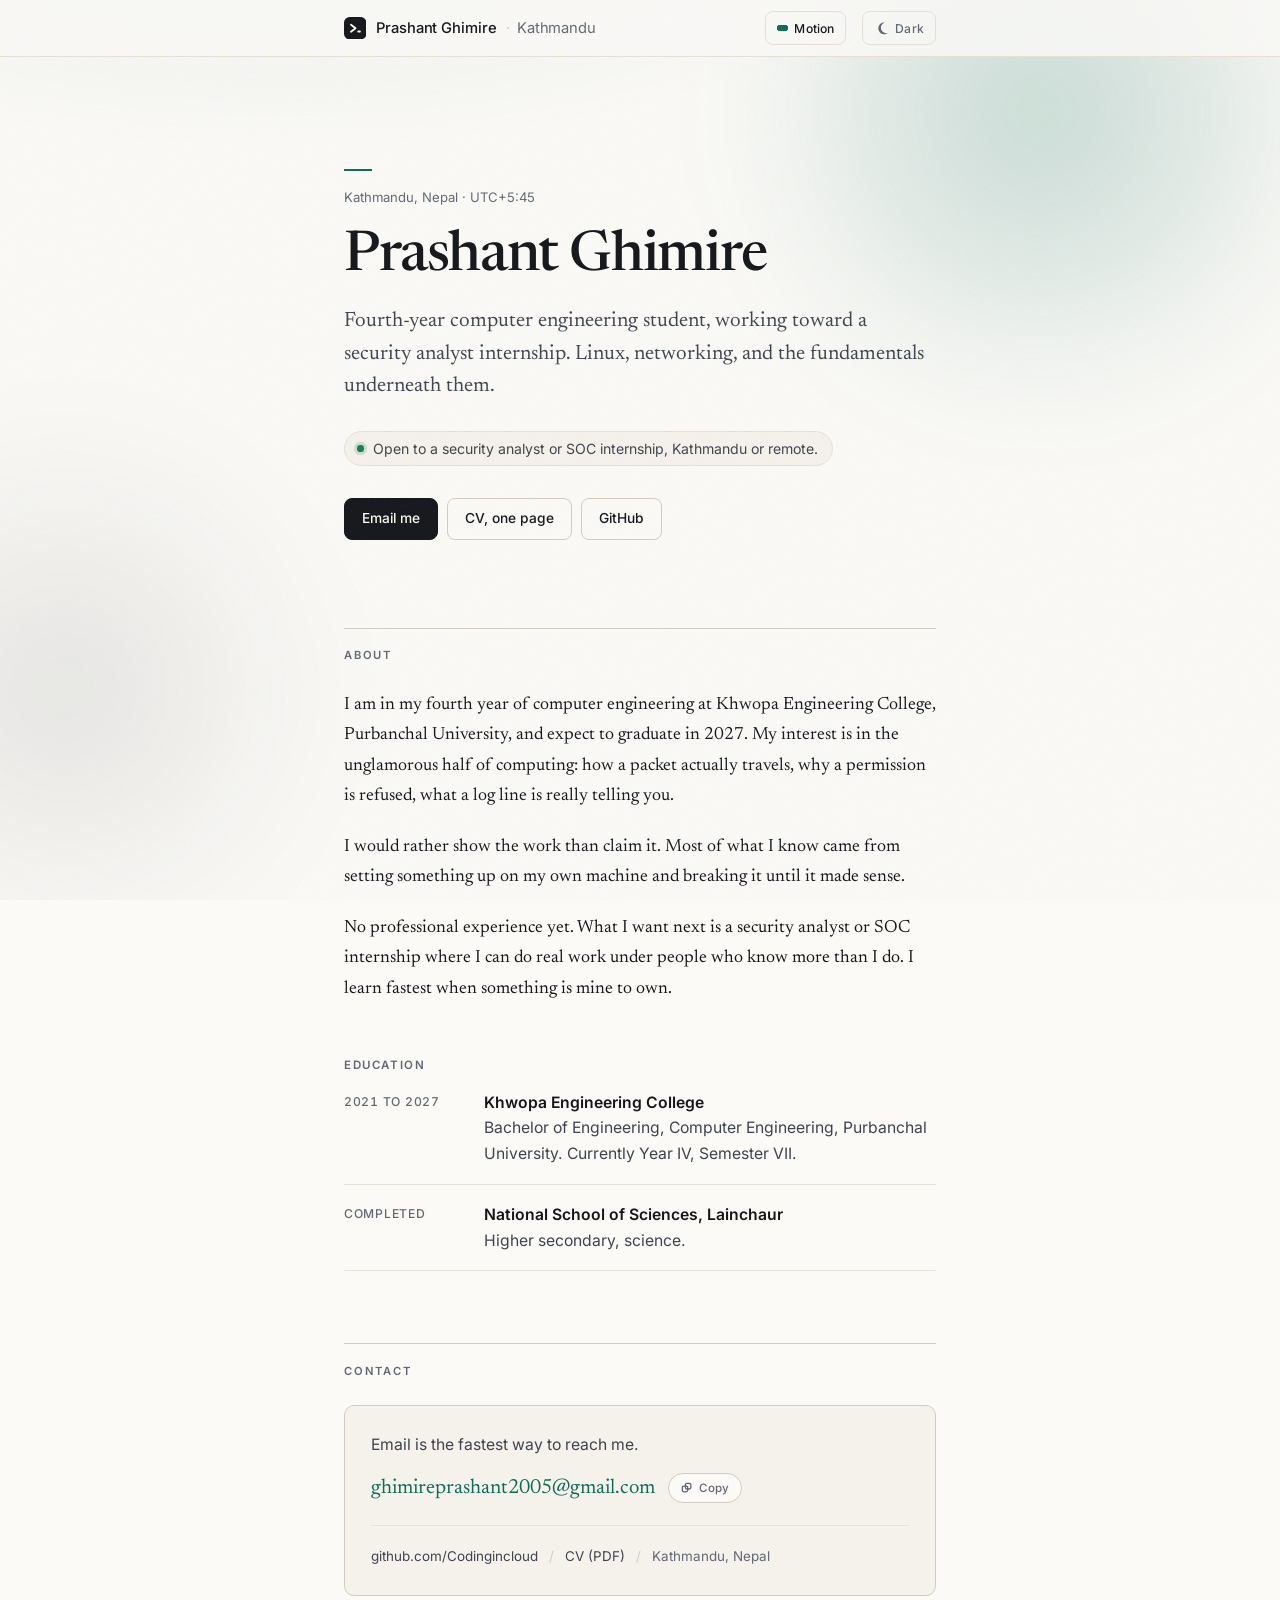
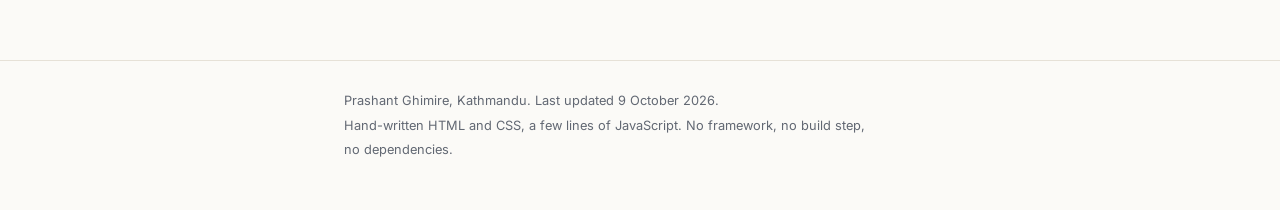
<file: index.html>
<!DOCTYPE html>
<html lang="en">
<head>
<meta charset="utf-8">
<meta name="viewport" content="width=device-width, initial-scale=1">
<title>Prashant Ghimire · Computer engineering student, Kathmandu</title>
<meta name="description" content="Prashant Ghimire is a computer engineering student in Kathmandu, working toward a security analyst internship.">
<meta name="author" content="Prashant Ghimire">
<meta name="theme-color" content="#fbfaf7" media="(prefers-color-scheme: light)">
<meta name="theme-color" content="#0e1013" media="(prefers-color-scheme: dark)">
<link rel="canonical" href="https://prashant-ghimire.com.np/">
<meta property="og:type" content="website">
<meta property="og:title" content="Prashant Ghimire · Computer engineering student, Kathmandu">
<meta property="og:description" content="Computer engineering student in Kathmandu, working toward a security analyst internship.">
<meta property="og:url" content="https://prashant-ghimire.com.np/">
<meta property="og:image" content="https://prashant-ghimire.com.np/assets/img/og.png">
<meta property="og:image:width" content="1200">
<meta property="og:image:height" content="630">
<meta property="og:image:alt" content="Prashant Ghimire, computer engineering student in Kathmandu.">
<meta name="twitter:card" content="summary_large_image">
<link rel="icon" href="favicon.svg" type="image/svg+xml">
<link rel="apple-touch-icon" href="apple-touch-icon.png">
<!-- The motion switch is only a switch when there is a script to work it. -->
<noscript><style>.motion-btn { display: none; }</style></noscript>
<link rel="preload" href="assets/fonts/newsreader-latin.woff2" as="font" type="font/woff2" crossorigin>
<!-- The ?v= token is the cache key. Cloudflare caches static files at the edge
     for four hours (max-age=14400), so without a new token a change to the
     stylesheet is invisible to anyone who has loaded the site before. Bump it
     whenever site.css or site.js changes: any date or short string will do. -->
<link rel="stylesheet" href="assets/css/site.css?v=2026-10-09g">
<script>
  // Both decisions are made before the first paint, so the page never flashes
  // the wrong background and never starts to move for a reader who has asked it
  // not to. No stored choice means the operating system gets to decide; a
  // stored one wins, which is how a reader whose system asks for less motion
  // can still ask this page for it.
  (function () {
    try {
      var root = document.documentElement;
      var theme = localStorage.getItem("pg-theme");
      var dark = theme
        ? theme === "dark"
        : window.matchMedia("(prefers-color-scheme: dark)").matches;
      if (dark) root.setAttribute("data-theme", "dark");

      var motion = localStorage.getItem("pg-motion");
      if (motion !== "on" && motion !== "off") {
        motion = window.matchMedia("(prefers-reduced-motion: reduce)").matches ? "off" : "on";
      }
      root.setAttribute("data-motion", motion);
    } catch (e) {}
  })();
</script>
</head>
<body>

<a class="skip" href="#main">Skip to content</a>
<div class="progress" aria-hidden="true"></div>

<!-- Two soft lights behind the page, for screens with room either side of the
     column. Decoration only: nothing here is read out or clickable. -->
<div class="ambience" aria-hidden="true">
  <div class="room">
    <span class="m1"><i></i></span>
    <span class="m2"><i></i></span>
  </div>
</div>

<header class="site-head">
  <div class="wrap head-inner">
    <a class="brand" href="#top">
      <svg class="mark" viewBox="0 0 32 32" aria-hidden="true" focusable="false">
        <rect width="32" height="32" rx="8"></rect>
        <path d="M10 11 L16.5 16 L10 21" fill="none" stroke-width="2.6"
              stroke-linecap="round" stroke-linejoin="round"></path>
        <rect class="cursor" x="19" y="19.4" width="5" height="2.6" rx="1.3"></rect>
      </svg>
      <span class="brand-name">Prashant Ghimire</span>
      <span class="brand-place">Kathmandu</span>
    </a>
    <button class="motion-btn" id="motionBtn" type="button" aria-pressed="false" aria-label="Motion">
      <i aria-hidden="true"></i><span>Motion</span>
    </button>
    <button class="theme-btn" id="themeBtn" type="button">
      <svg class="sun" viewBox="0 0 16 16" aria-hidden="true"><circle cx="8" cy="8" r="4.2"></circle></svg>
      <svg class="moon" viewBox="0 0 16 16" aria-hidden="true"><path d="M11 1.6a6.6 6.6 0 1 0 3.4 11.7A5.4 5.4 0 0 1 11 1.6Z"></path></svg>
      <span id="themeLabel">Dark</span>
    </button>
  </div>
</header>

<main id="main" tabindex="-1">
  <div class="wrap">

    <section class="hero" id="top">
      <p class="eyebrow">Kathmandu, Nepal · UTC+5:45</p>
      <h1 id="name">Prashant Ghimire</h1>
      <script>
        // The name arrives one letter at a time, so it is split here rather than
        // in the page script at the end: this runs while the parser is still
        // walking the hero, so the whole name can never flash first and then
        // dissolve into letters. If this never runs the name stays whole and
        // arrives whole, which is the whole point of it being here.
        (function () {
          var name = document.getElementById("name");
          if (!name) return;
          var words = name.textContent.split(" ");
          var frag = document.createDocumentFragment();
          var i = 0;
          // the caret that types the name, then blinks twice and retires
          for (var w = 0; w < words.length; w++) {
            if (w) frag.appendChild(document.createTextNode(" "));
            var word = document.createElement("span");
            word.className = "w";
            for (var c = 0; c < words[w].length; c++) {
              var letter = document.createElement("span");
              letter.className = "l";
              letter.textContent = words[w].charAt(c);
              letter.style.setProperty("--i", i++);
              word.appendChild(letter);
            }
            frag.appendChild(word);
          }
          var caret = document.createElement("i");
          caret.className = "caret";
          caret.setAttribute("aria-hidden", "true");
          frag.appendChild(caret);

          name.textContent = "";
          name.appendChild(frag);
          name.className = "split";
        })();
      </script>
      <p class="lede">
        Fourth-year computer engineering student, working toward a security
        analyst internship. Linux, networking, and the fundamentals underneath
        them.
      </p>
      <p class="status"><span class="dot" aria-hidden="true"></span>Open to a security analyst or SOC internship, Kathmandu or remote.</p>
      <div class="actions">
        <a class="btn primary" href="mailto:ghimireprashant2005@gmail.com">Email me</a>
        <a class="btn" href="assets/Prashant-Ghimire-CV.pdf">CV, one page</a>
        <a class="btn" href="https://github.com/Codingincloud">GitHub</a>
      </div>
    </section>

    <section id="about" class="reveal" aria-labelledby="about-h">
      <h2 id="about-h">About</h2>
      <div class="prose reveal-group">
        <p>
          I am in my fourth year of computer engineering at Khwopa Engineering
          College, Purbanchal University, and expect to graduate in 2027. My
          interest is in the unglamorous half of computing: how a packet actually
          travels, why a permission is refused, what a log line is really telling
          you.
        </p>
        <p>
          I would rather show the work than claim it. Most of what I know came
          from setting something up on my own machine and breaking it until it
          made sense.
        </p>
        <p>
          No professional experience yet. What I want next is a security analyst
          or SOC internship where I can do real work under people who know more
          than I do. I learn fastest when something is mine to own.
        </p>
      </div>

      <h3 class="subhead">Education</h3>
      <ul class="edu reveal-group">
        <li>
          <span class="edu-years">2021 to 2027</span>
          <span class="edu-what">
            <b>Khwopa Engineering College</b>
            Bachelor of Engineering, Computer Engineering, Purbanchal University.
            Currently Year IV, Semester VII.
          </span>
        </li>
        <li>
          <span class="edu-years">Completed</span>
          <span class="edu-what">
            <b>National School of Sciences, Lainchaur</b>
            Higher secondary, science.
          </span>
        </li>
      </ul>
    </section>

    <section id="contact" class="reveal" aria-labelledby="contact-h">
      <h2 id="contact-h">Contact</h2>
      <div class="contact" id="contactPanel">
        <p class="contact-line">Email is the fastest way to reach me.</p>
        <div class="email-row">
          <a class="email" href="mailto:ghimireprashant2005@gmail.com">ghimireprashant2005@gmail.com</a>
          <button class="copy" id="copyBtn" type="button" aria-label="Copy the email address">
            <svg class="clip" viewBox="0 0 16 16" aria-hidden="true">
              <rect x="2.8" y="6.2" width="6.6" height="7" rx="1.8"></rect>
              <rect x="6.6" y="2.8" width="6.6" height="7" rx="1.8"></rect>
            </svg>
            <svg class="tick" viewBox="0 0 16 16" aria-hidden="true"><path d="M3.4 8.6 6.4 11.6 12.6 4.8"></path></svg>
            <span id="copyLabel" aria-live="polite">Copy</span>
          </button>
        </div>
        <p class="contact-meta">
          <a href="https://github.com/Codingincloud">github.com/Codingincloud</a>
          <span class="sep" aria-hidden="true">/</span>
          <a href="assets/Prashant-Ghimire-CV.pdf">CV (PDF)</a>
          <span class="sep" aria-hidden="true">/</span>
          Kathmandu, Nepal
        </p>
      </div>
    </section>

  </div>
</main>

<footer class="site-foot">
  <div class="wrap">
    <p>Prashant Ghimire, Kathmandu. Last updated 9 October 2026.</p>
    <p>Hand-written HTML and CSS, a few lines of JavaScript. No framework, no build step, no dependencies.</p>
  </div>
</footer>

<script type="application/ld+json">
{
  "@context": "https://schema.org",
  "@type": "Person",
  "name": "Prashant Ghimire",
  "url": "https://prashant-ghimire.com.np/",
  "email": "mailto:ghimireprashant2005@gmail.com",
  "jobTitle": "Computer engineering student",
  "address": { "@type": "PostalAddress", "addressLocality": "Kathmandu", "addressCountry": "NP" },
  "sameAs": ["https://github.com/Codingincloud"],
  "knowsAbout": ["Linux", "Computer networking", "Information security"]
}
</script>
<script src="assets/js/site.js?v=2026-10-09f"></script>
</body>
</html>
</file>
<file: assets/css/site.css>
/* ===========================================================================
   prashant-ghimire.com.np
   One page, one stylesheet, no framework, no animation library. Two typefaces,
   both bundled in assets/fonts, so the page makes no third-party requests.

   Newsreader sets the name, the introduction and the prose. Inter does
   everything else: labels, metadata, buttons.

   THE MOTION CONTRACT
   Durations: 120 / 200 / 320 / 520 ms. Easing: cubic-bezier(0.16, 1, 0.3, 1).
   Only transform, opacity and filter animate, so everything runs on the
   compositor. Scroll reveals and the progress line are native CSS
   (`animation-timeline`), so they cost no JavaScript and simply do not play in
   a browser that lacks them: the content is visible either way. Every rule that
   moves is named through one variable, so the whole layer is switched on and
   off in one place — by the operating system, or by the reader.
   =========================================================================== */

@font-face {
  font-family: "Inter";
  src: url("../fonts/inter-latin.woff2") format("woff2");
  font-weight: 100 900;
  font-style: normal;
  font-display: swap;
}
@font-face {
  font-family: "Newsreader";
  src: url("../fonts/newsreader-latin.woff2") format("woff2");
  font-weight: 200 800;
  font-style: normal;
  font-display: swap;
}

:root {
  color-scheme: light;

  --paper: #fbfaf7;
  --panel: #f5f2ec;
  --ink: #14161a;
  --ink-soft: #3e444e;
  --muted: #626873;
  --rule: #e6e1d7;
  --rule-strong: #d3ccbe;
  --accent: #0e6b57;
  --ok: #1a7f4b;

  --sans: "Inter", system-ui, -apple-system, "Segoe UI", Roboto, sans-serif;
  --serif: "Newsreader", Iowan Old Style, Palatino, Georgia, serif;

  --wrap: 40rem;
  --radius: 10px;

  --ease: cubic-bezier(0.16, 1, 0.3, 1);
  --fast: 120ms;
  --base: 200ms;
  --slow: 320ms;
  --slowest: 520ms;
}

[data-theme="dark"] {
  color-scheme: dark;

  --paper: #0e1013;
  --panel: #15181d;
  --ink: #eae8e3;
  --ink-soft: #c6cad2;
  --muted: #99a0ab;
  --rule: #23272e;
  --rule-strong: #343a44;
  --accent: #5fd0ae;
  --ok: #5cc98f;
}

*, *::before, *::after { box-sizing: border-box; }

html {
  -webkit-text-size-adjust: 100%;
  scroll-behavior: smooth;
}

body {
  margin: 0;
  background: var(--paper);
  color: var(--ink);
  font: 400 1rem/1.65 var(--sans);
  -webkit-font-smoothing: antialiased;
  text-rendering: optimizeLegibility;
  overflow-x: hidden;
}

/* A wash of the accent at the top of the page and a grain over everything. Both
   are drawn here, not fetched: the page still asks nothing of anyone else. */
body::before {
  content: "";
  position: fixed;
  inset: 0 0 auto;
  height: 32rem;
  background: radial-gradient(60rem 22rem at 22% -6rem,
    color-mix(in srgb, var(--accent) 7%, transparent), transparent 70%);
  pointer-events: none;
  z-index: 0;
}

/* ---------- ambience: the light the page sits in ------------------------- */

/* Two soft lights behind everything, drawn here rather than fetched. A narrow
   screen has no room for them and never builds the layers at all; from a
   laptop up they fill the space either side of the column, which is the part
   of a large screen a 40rem page otherwise leaves empty.

   Three nested pieces on purpose, so no two of them want the same transform:
   the frame leans with the pointer, the room inside it slides with the scroll,
   and each light drifts on its own slow cycle. All of it is transform and
   opacity on fixed layers, which the compositor carries without repainting. */
.ambience {
  position: fixed;
  inset: 0;
  z-index: 0;
  overflow: hidden;
  pointer-events: none;
  opacity: 0;
  transform: translate3d(var(--gx, 0px), var(--gy, 0px), 0);
  transition: transform 700ms var(--ease);
}
.ambience .room {
  position: absolute;
  inset: 0;
}
/* Each light rides in a mover of its own. The mover carries the reading
   position — where the light stands for this part of the page — and the light
   inside it carries nothing but its own slow drift, so the two never want the
   same transform. */
.ambience .m1,
.ambience .m2 {
  position: absolute;
  inset: 0;
  transition: transform 1600ms var(--ease);
}
.ambience .m1 { transform: translate3d(var(--s1x, 0px), var(--s1y, 0px), 0); }
.ambience .m2 { transform: translate3d(var(--s2x, 0px), var(--s2y, 0px), 0); }
.ambience i {
  position: absolute;
  display: block;
  border-radius: 50%;
  filter: blur(50px);
  background: radial-gradient(circle,
    color-mix(in srgb, var(--accent) 22%, transparent), transparent 68%);
}
.ambience .m1 > i {
  /* the warm one sits in the top corner, its centre just inside the screen, so
     the light the reader sees is the light itself rather than its tail */
  width: 40rem; height: 40rem;
  top: -13rem; right: -5rem;
}
.ambience .m2 > i {
  width: 34rem; height: 34rem;
  top: 26rem; left: -13rem;
  background: radial-gradient(circle,
    color-mix(in srgb, var(--ink) 9%, transparent), transparent 72%);
}
/* Dark is where a light reads best, so it is allowed to be the stronger of the
   two themes; on paper the same value would look like a stain. */
[data-theme="dark"] .ambience i:nth-child(1) {
  background: radial-gradient(circle,
    color-mix(in srgb, var(--accent) 26%, transparent), transparent 66%);
}
[data-theme="dark"] .ambience i:nth-child(2) {
  background: radial-gradient(circle,
    color-mix(in srgb, var(--accent) 17%, transparent), transparent 70%);
}

/* Room for them is a question about the screen, not about motion: a still page
   on a large screen is lit this way too. */
@media (min-width: 48rem) {
  .ambience { opacity: 1; }
}
body::after {
  content: "";
  position: fixed;
  inset: 0;
  z-index: 50;
  pointer-events: none;
  opacity: 0.05;
  background-image: url("data:image/svg+xml,%3Csvg xmlns='http://www.w3.org/2000/svg' width='140' height='140'%3E%3Cfilter id='n'%3E%3CfeTurbulence type='fractalNoise' baseFrequency='0.82' numOctaves='3' stitchTiles='stitch'/%3E%3C/filter%3E%3Crect width='140' height='140' filter='url(%23n)'/%3E%3C/svg%3E");
}
[data-theme="dark"] body::after { opacity: 0.07; }

::selection { background: color-mix(in srgb, var(--accent) 20%, transparent); }

a { color: var(--accent); text-decoration-thickness: 1px; text-underline-offset: 3px; }

:focus-visible {
  outline: 2px solid var(--accent);
  outline-offset: 3px;
  border-radius: 3px;
}

h1, h2, h3 { text-wrap: balance; }
p { text-wrap: pretty; }

.wrap { position: relative; z-index: 1; max-width: var(--wrap); margin: 0 auto; padding: 0 1.5rem; }

.skip {
  position: absolute; left: -9999px; top: 0; z-index: 60;
  background: var(--ink); color: var(--paper);
  padding: 0.6rem 1rem; border-radius: 0 0 8px 0;
  font: 500 0.85rem var(--sans);
}
.skip:focus { left: 0; }

/* ---------- scroll progress: native, no JavaScript ---------------------- */

.progress {
  position: fixed; top: 0; left: 0; z-index: 40;
  height: 2px; width: 100%;
  background: var(--accent);
  transform: scaleX(0);
  transform-origin: 0 50%;
  opacity: 0.75;
}
@supports (animation-timeline: scroll()) {
  .progress {
    animation: var(--a-progress) linear both;
    animation-timeline: scroll(root block);
  }
}
@keyframes progress-grow { to { transform: scaleX(1); } }

/* ---------- header ------------------------------------------------------- */

.site-head {
  position: sticky; top: 0; z-index: 20;
  background: color-mix(in srgb, var(--paper) 86%, transparent);
  backdrop-filter: saturate(140%) blur(10px);
  border-bottom: 1px solid var(--rule);
}
.head-inner { display: flex; align-items: center; gap: 1rem; min-height: 3.5rem; }

.brand {
  display: inline-flex; align-items: center; gap: 0.6rem;
  text-decoration: none; color: var(--ink);
  font: 500 0.92rem var(--sans); letter-spacing: -0.005em;
  white-space: nowrap;
}
.mark { width: 1.4rem; height: 1.4rem; display: block; flex: none; }
/* The mark is the favicon: an ink square with the page colour cut out of it, so
   one asset reads in both themes. It draws itself once on arrival. */
.mark rect { fill: var(--ink); }
.mark rect.cursor { fill: var(--paper); }
.mark path { stroke: var(--paper); }

.brand-place { color: var(--muted); font-weight: 400; }
.brand-place::before { content: "·"; margin-right: 0.4rem; color: var(--rule-strong); }
@media (max-width: 30rem) { .brand-place { display: none; } }

.theme-btn {
  display: inline-flex; align-items: center; gap: 0.4rem;
  min-height: 2.1rem;
  font: 500 0.76rem var(--sans);
  letter-spacing: 0.01em;
  color: var(--muted);
  background: none;
  border: 1px solid var(--rule);
  border-radius: 8px;
  padding: 0.34rem 0.7rem;
  cursor: pointer;
  transition: color var(--base) var(--ease), border-color var(--base) var(--ease);
}
.theme-btn:hover { color: var(--ink); border-color: var(--rule-strong); }
.theme-btn svg { width: 0.9rem; height: 0.9rem; display: block; }
.theme-btn svg * { fill: currentColor; }
/* The glyph says what the button will do: a sun while the page is dark, a moon
   while it is light. */
.theme-btn .sun { display: none; }
[data-theme="dark"] .theme-btn .sun { display: block; }
[data-theme="dark"] .theme-btn .moon { display: none; }

/* Three things to fit in one row on a narrow phone, so they give way in that
   order: the switch tightens its padding first, and only on the narrowest
   phones does the theme button drop its word — the sun and the moon already
   carry its state, and its label names it for a screen reader. The switch
   keeps its word everywhere, because its block of light means less on its own. */
@media (max-width: 26rem) {
  .motion-btn { padding-left: 0.55rem; padding-right: 0.55rem; }
}
@media (max-width: 24rem) {
  .theme-btn { padding: 0.34rem 0.5rem; }
  .theme-btn span { display: none; }
}
@media (max-width: 21rem) {
  .motion-btn span { display: none; }
}

/* The motion switch, built like the theme button and sitting beside it. Its
   indicator is the mark's own cursor block: lit while this page is allowed to
   move, an outline while it is not. */
.motion-btn {
  /* the auto margin puts this switch and the theme button together at the
     right-hand end of the header, whatever the brand is doing */
  margin-left: auto;
  display: inline-flex; align-items: center; gap: 0.4rem;
  white-space: nowrap; /* never wraps into a two-line button at 360px */
  min-height: 2.1rem;
  font: 500 0.76rem var(--sans);
  letter-spacing: 0.01em;
  color: var(--muted);
  background: none;
  border: 1px solid var(--rule);
  border-radius: 8px;
  padding: 0.34rem 0.7rem;
  cursor: pointer;
  transition: color var(--base) var(--ease), border-color var(--base) var(--ease);
}
.motion-btn:hover { color: var(--ink); border-color: var(--rule-strong); }
.motion-btn i {
  width: 0.66rem; height: 0.36rem;
  border: 1px solid currentColor;
  border-radius: 2px;
}
.motion-btn[aria-pressed="true"] { color: var(--ink); }
.motion-btn[aria-pressed="true"] i { background: var(--accent); border-color: var(--accent); }

/* ---------- hero --------------------------------------------------------- */

.hero { padding: 5.5rem 0 1rem; }
@media (max-width: 40rem) { .hero { padding-top: 3.25rem; } }

.eyebrow {
  font: 400 0.82rem var(--sans);
  color: var(--muted);
  margin: 0 0 1.5rem;
}
.eyebrow::before {
  content: "";
  display: block;
  width: 1.75rem;
  height: 2px;
  background: var(--accent);
  margin-bottom: 1.1rem;
  transform-origin: 0 50%;
}

h1 {
  font: 500 clamp(2.6rem, 8vw, 3.5rem)/1.03 var(--serif);
  letter-spacing: -0.025em;
  margin: 0 0 1.25rem;
}

.lede {
  font: 400 clamp(1.16rem, 2.5vw, 1.3rem)/1.55 var(--serif);
  color: var(--ink-soft);
  margin: 0 0 1.75rem;
}

.status {
  display: inline-flex; align-items: center; gap: 0.55rem;
  font: 400 0.88rem/1.4 var(--sans);
  color: var(--ink-soft);
  background: var(--panel);
  border: 1px solid var(--rule);
  border-radius: 999px;
  padding: 0.42rem 0.9rem 0.42rem 0.75rem;
  margin: 0 0 2rem;
}
.dot {
  width: 0.42rem; height: 0.42rem; border-radius: 50%;
  flex: none; background: var(--ok);
  box-shadow: 0 0 0 3px color-mix(in srgb, var(--ok) 18%, transparent);
}

.actions { display: flex; flex-wrap: wrap; gap: 0.6rem; }
.btn {
  display: inline-flex; align-items: center;
  min-height: 2.6rem;
  font: 500 0.86rem/1 var(--sans);
  text-decoration: none;
  padding: 0.7rem 1.05rem;
  border: 1px solid var(--rule-strong);
  border-radius: 8px;
  color: var(--ink);
  background: transparent;
  box-shadow: 0 0 0 rgba(0, 0, 0, 0);
  transition: background-color var(--base) var(--ease),
              border-color var(--base) var(--ease),
              color var(--base) var(--ease),
              transform var(--fast) var(--ease),
              box-shadow var(--base) var(--ease);
}
.btn:hover {
  border-color: var(--ink-soft);
  background: var(--panel);
  transform: translateY(-1px);
  box-shadow: 0 6px 16px -10px rgba(0, 0, 0, 0.35);
}
.btn:active { transform: translateY(0) scale(0.985); }
.btn.primary {
  background: var(--ink);
  border-color: var(--ink);
  color: var(--paper);
}
.btn.primary:hover { background: var(--accent); border-color: var(--accent); color: var(--paper); }

/* The pointer sets --px/--py while it is over a button, and the button leans a
   couple of pixels towards it. */
.actions { --px: 0px; --py: 0px; }.btn.primary { transform: translate(var(--px), var(--py)); }
.btn.primary:hover { transform: translate(var(--px), calc(var(--py) - 1px)); }
.btn.primary:active { transform: translate(var(--px), var(--py)) scale(0.985); }

/* ---------- sections ----------------------------------------------------- */

section { padding: 3.5rem 0 0; scroll-margin-top: 4.5rem; }

h2 {
  font: 600 0.7rem/1 var(--sans);
  text-transform: uppercase;
  letter-spacing: 0.16em;
  color: var(--muted);
  margin: 0 0 1.75rem;
  padding-top: 1.35rem;
  border-top: 1px solid var(--rule-strong);
}

.subhead {
  font: 600 0.72rem/1 var(--sans);
  text-transform: uppercase;
  letter-spacing: 0.14em;
  color: var(--muted);
  margin: 3rem 0 1.1rem;
}

.prose p {
  font: 400 1.11rem/1.72 var(--serif);
  color: var(--ink);
  margin: 0 0 1.25rem;
}
.prose p:last-child { margin-bottom: 0; }

/* In-content links: the underline grows in rather than appearing, and it thins
   out on the way. Only where the text is a link, never on buttons. */
.prose a:not(.btn), .contact-meta a, .edu a {
  text-decoration: none;
  background-image: linear-gradient(currentColor, currentColor);
  background-repeat: no-repeat;
  background-position: 0 100%;
  background-size: 0% 1px;
  transition: background-size var(--slow) var(--ease), color var(--base) var(--ease);
}
.prose a:not(.btn):hover, .contact-meta a:hover, .edu a:hover { background-size: 100% 1px; }

/* ---------- education ---------------------------------------------------- */

.edu { list-style: none; margin: 0; padding: 0; }
.edu li {
  position: relative;
  display: grid;
  grid-template-columns: 7.5rem 1fr;
  gap: 0.35rem 1.25rem;
  padding: 1.05rem 0;
  border-top: 1px solid var(--rule);
  transition: padding-left var(--slow) var(--ease), background-color var(--slow) var(--ease);
}
.edu li::before {
  content: "";
  position: absolute;
  left: 0; top: 0.9rem; bottom: 0.9rem;
  width: 2px;
  border-radius: 2px;
  background: var(--accent);
  transform: scaleY(0);
  transform-origin: 50% 0;
  transition: transform var(--slow) var(--ease);
}
.edu li:hover::before { transform: scaleY(1); }
.edu li:hover { padding-left: 0.85rem; }
.edu li:first-child { border-top: 0; padding-top: 0; }
.edu li:last-child { border-bottom: 1px solid var(--rule); padding-bottom: 1.05rem; }
@media (max-width: 34rem) { .edu li { grid-template-columns: 1fr; } }

.edu-years {
  font: 500 0.76rem/1.6 var(--sans);
  font-variant-numeric: tabular-nums;
  text-transform: uppercase;
  letter-spacing: 0.06em;
  color: var(--muted);
  padding-top: 0.15rem;
}
.edu-what { font: 400 0.98rem/1.65 var(--sans); color: var(--ink-soft); }
.edu-what b { display: block; font-weight: 600; color: var(--ink); }

/* ---------- contact ------------------------------------------------------ */

.contact {
  position: relative;
  border: 1px solid var(--rule-strong);
  border-radius: var(--radius);
  background: var(--panel);
  padding: 1.6rem;
  overflow: hidden;
  transition: border-color var(--slow) var(--ease), box-shadow var(--slow) var(--ease);
}
/* A soft light that follows the pointer across the panel. It sits under the
   text, so it can never wash any of it out. */
.contact::before {
  content: "";
  position: absolute;
  inset: 0;
  pointer-events: none;
  opacity: 0;
  background: radial-gradient(18rem 12rem at var(--mx, 50%) var(--my, 50%),
    color-mix(in srgb, var(--accent) 10%, transparent), transparent 70%);
  transition: opacity var(--slow) var(--ease);
}
.contact:hover::before { opacity: 1; }
.contact:hover { border-color: color-mix(in srgb, var(--accent) 40%, var(--rule-strong)); }
.contact > * { position: relative; }

.contact-line { font: 400 0.98rem/1.6 var(--sans); color: var(--ink-soft); margin: 0 0 1rem; }

.email-row { display: flex; flex-wrap: wrap; align-items: center; gap: 0.85rem; }
.email {
  font: 400 clamp(1.05rem, 3.4vw, 1.28rem)/1.3 var(--serif);
  color: var(--accent);
  text-decoration: none;
  background-image: linear-gradient(currentColor, currentColor);
  background-repeat: no-repeat;
  background-position: 0 100%;
  background-size: 0% 1px;
  transition: background-size var(--slow) var(--ease);
}
.email:hover { background-size: 100% 1px; }

.copy {
  display: inline-flex; align-items: center; gap: 0.35rem;
  min-height: 1.9rem;
  font: 500 0.72rem var(--sans);
  letter-spacing: 0.04em;
  color: var(--muted);
  background: var(--paper);
  border: 1px solid var(--rule-strong);
  border-radius: 999px;
  padding: 0.32rem 0.7rem;
  cursor: pointer;
  transition: color var(--base) var(--ease), border-color var(--base) var(--ease),
              transform var(--fast) var(--ease);
}
.copy:hover { color: var(--accent); border-color: var(--accent); }
.copy:active { transform: scale(0.96); }
.copy svg { width: 0.82rem; height: 0.82rem; display: block; }
.copy svg * {
  fill: none; stroke: currentColor; stroke-width: 1.6;
  stroke-linecap: round; stroke-linejoin: round;
}
.copy .tick { display: none; }
.copy[data-copied="true"] { color: var(--ok); border-color: color-mix(in srgb, var(--ok) 45%, transparent); }
.copy[data-copied="true"] .tick { display: block; }
.copy[data-copied="true"] .clip { display: none; }

.contact-meta {
  margin: 1.35rem 0 0;
  padding-top: 1.15rem;
  border-top: 1px solid var(--rule);
  font: 400 0.84rem/1.9 var(--sans);
  color: var(--muted);
}
.contact-meta a { color: var(--ink-soft); }
.sep { color: var(--rule-strong); padding: 0 0.45rem; }

/* ---------- footer ------------------------------------------------------- */

.site-foot {
  margin-top: 4rem;
  border-top: 1px solid var(--rule);
  padding: 1.75rem 0 3rem;
  font: 400 0.8rem/1.9 var(--sans);
  color: var(--muted);
}
.site-foot p { margin: 0; max-width: 34rem; }

/* ===========================================================================
   Motion. The page is complete and readable with all of it switched off, and
   the reader has the last word on whether it runs: their system's preference
   is the starting point, and the switch in the header can overrule it either
   way.

   Every animation is named through a variable, so the whole layer is decided
   by the four short blocks below and nothing else. The rules themselves are
   not inside a media query any more: a rule a media query hides cannot be
   switched back on.
   =========================================================================== */

:root {
  --a-rise: none;
  --a-rule: none;
  --a-focus: none;
  --a-draw: none;
  --a-blink: none;
  --a-reveal: none;
  --a-wipe: none;
  --a-progress: none;
  --a-glow-1: none;
  --a-glow-2: none;
  --a-glow-lift: none;
  --a-hero-drift: none;
  --a-caret: none;
  --letter-step: 22ms;
}
/* What the operating system says, for a reader who has not answered and for one
   with JavaScript off, since only the script can set the attribute. */
@media (prefers-reduced-motion: no-preference) {
  :root {
    --a-rise: rise;
    --a-rule: rule-in;
    --a-focus: focus-in;
    --a-draw: draw;
    --a-blink: blink;
    --a-reveal: reveal-in;
    --a-wipe: theme-wipe;
    --a-progress: progress-grow;
    --a-glow-1: glow-one;
    --a-glow-2: glow-two;
    --a-glow-lift: glow-lift;
    --a-hero-drift: hero-drift;
    --a-caret: caret-retire;
  }
}
/* What the reader says, which outranks the system either way. */
html[data-motion="on"] {
  --a-rise: rise;
  --a-rule: rule-in;
  --a-focus: focus-in;
  --a-draw: draw;
  --a-blink: blink;
  --a-reveal: reveal-in;
  --a-wipe: theme-wipe;
  --a-progress: progress-grow;
  --a-glow-1: glow-one;
  --a-glow-2: glow-two;
  --a-glow-lift: glow-lift;
  --a-hero-drift: hero-drift;
  --a-caret: caret-retire;
}
html[data-motion="off"] {
  --a-rise: none;
  --a-rule: none;
  --a-focus: none;
  --a-draw: none;
  --a-blink: none;
  --a-reveal: none;
  --a-wipe: none;
  --a-progress: none;
  --a-glow-1: none;
  --a-glow-2: none;
  --a-glow-lift: none;
  --a-hero-drift: none;
  --a-caret: none;
}

/* -- arrival: the page assembles rather than appearing -------------------- */
.hero > * { animation: var(--a-rise) var(--slowest) var(--ease) both; }
.hero > *:nth-child(2) { animation-delay: 60ms; }
.hero > *:nth-child(3) { animation-delay: 120ms; }
.hero > *:nth-child(4) { animation-delay: 180ms; }
.hero > *:nth-child(5) { animation-delay: 240ms; }

.eyebrow::before { animation: var(--a-rule) var(--slowest) var(--ease) both; }

/* .hero > * sets the timing for every child; the name swaps the keyframes for
   the blur-to-sharp one. A bare `h1` selector would lose to the class above,
   which is exactly what happened the first time. */
.hero > h1 { animation-name: var(--a-focus); }

/* The script splits the name into letters before the first paint, each one
   carrying its place in the queue, so it comes into focus from left to right
   — the page writing the name it belongs to. With no script there is nothing
   to split and the whole name takes the blur-to-sharp arrival instead. The
   parent has to stand still, or the letters would move twice. */
html[data-motion="on"] .hero > h1.split { animation-name: none; }
html[data-motion="on"] .hero > h1.split > .w {
  display: inline-block;
  white-space: nowrap; /* a word may wrap, but never inside itself */
}
html[data-motion="on"] .hero > h1.split > .w > .l {
  display: inline-block;
  animation: var(--a-focus) var(--slowest) var(--ease) both;
  animation-delay: calc(40ms + var(--i, 0) * var(--letter-step));
}

/* The mark draws its own caret, then the cursor block blinks on a slow
   cycle, the way a terminal does — and steps up to a faster blink while the
   reader is scrolling, as though it were working. */
.mark path {
  stroke-dasharray: 24;
  stroke-dashoffset: 24;
  animation: var(--a-draw) 700ms var(--ease) 150ms both;
}
.mark rect.cursor { animation: var(--a-blink) 1.4s steps(1, end) 900ms infinite; }
html[data-scrolling] .mark rect.cursor { animation-duration: 520ms; }

/* The lights. Slow enough that nothing is ever caught moving: the room changes
   over a minute, and slides a few pixels as the reader scrolls. */
.ambience .m1 > i {
  animation: var(--a-glow-1) 64s ease-in-out infinite alternate;
}
.ambience .m2 > i {
  animation: var(--a-glow-2) 88s ease-in-out infinite alternate;
}

/* The hero drifts a little slower than the page as it leaves, which is the
   whole of the parallax on this site: enough to give the fold a floor, not
   enough to watch. Type responding to the scroll is the one effect worth
   borrowing from the agency portfolios, and it only needs to be small. */
@supports (animation-timeline: scroll()) {
  .hero {
    animation: var(--a-hero-drift) linear both;
    animation-timeline: scroll(root block);
    animation-range: 0 65vh;
  }
}

/* The caret sits at the end of the name, blinks twice once the last letter has
   landed, and retires. The header's mark keeps the blinking from then on.

   It is drawn rather than laid out: the anchor on the baseline has no size at
   all, and the bar hangs off it. Anything with width or height in the line
   changes the h1's own height, and on a narrow phone the caret gets pushed
   onto a line of its own and takes the lede down with it. Both were measured.
   The opacity on the anchor is what the timeline animates, and it fades the
   bar with it. */
.hero > h1.split > .caret {
  position: relative;
  display: inline-block;
  width: 0;
  height: 0;
  opacity: 0;
}
.hero > h1.split > .caret::after {
  content: "";
  position: absolute;
  left: 0.1em;
  bottom: 0.06em;
  width: 0.075em;
  height: 0.72em;
  border-radius: 1px;
  background: var(--accent);
}
html[data-motion="on"] .hero > h1.split > .caret {
  animation: var(--a-caret) 1.6s steps(1, end) 900ms both;
}
@supports (animation-timeline: scroll()) {
  .ambience .room {
    animation: var(--a-glow-lift) linear both;
    animation-timeline: scroll(root block);
  }
}

/* Above this width the page is no longer read on a phone, and the reading
   rhythm gets more air. */
@media (min-width: 80rem) {
  .hero { padding-top: 7rem; }
  section { padding-top: 4.5rem; }
  .subhead { margin-top: 3.5rem; }
}

/* -- scroll reveals: native, no observer, no listener ------------------- */
@supports (animation-timeline: view()) {
  .reveal {
    animation: var(--a-reveal) linear both;
    animation-timeline: view();
    animation-range: entry 5% cover 24%;
  }
  .reveal-group > * {
    animation: var(--a-reveal) linear both;
    animation-timeline: view();
    animation-range: entry 2% cover 20%;
  }
}

/* -- the theme change reveals itself from the button -------------------- */
::view-transition-old(root) { animation: none; }
::view-transition-new(root) {
  animation: var(--a-wipe) var(--slowest) var(--ease) both;
}

/* The reveal above is a promise the browser cannot always keep: an element
   already on screen at load, or one with too little page left beneath it to
   reach the end of its range, would wait forever at partial opacity. The
   script hands those the ordinary arrival instead, so text is never dim on
   purpose. Specificity ties with `.reveal-group > *`, so this must stay
   below it. */
.reveal-appear {
  animation: var(--a-rise) var(--slowest) var(--ease) both;
  animation-timeline: auto;
  animation-range: normal;
}

/* A block whose own children are already arriving stays still. Without this
   the group and the paragraphs would move the same text twice, and the
   arrival would read as heavier than the rest of the page. */
.reveal-hold {
  animation: none;
  animation-timeline: auto;
  animation-range: normal;
}

@keyframes rise {
  from { opacity: 0; transform: translateY(10px); }
  to { opacity: 1; transform: none; }
}
@keyframes rule-in {
  from { transform: scaleX(0); }
  to { transform: scaleX(1); }
}
@keyframes focus-in {
  from { opacity: 0; filter: blur(7px); transform: translateY(8px); }
  to { opacity: 1; filter: blur(0); transform: none; }
}
@keyframes draw { to { stroke-dashoffset: 0; } }
@keyframes blink { 0%, 60% { opacity: 1; } 61%, 100% { opacity: 0.25; } }
@keyframes reveal-in {
  from { opacity: 0; transform: translateY(14px); }
  to { opacity: 1; transform: none; }
}
@keyframes theme-wipe {
  from { clip-path: circle(0 at var(--wipe-x, 50%) var(--wipe-y, 2rem)); }
  to { clip-path: circle(var(--wipe-r, 120vmax) at var(--wipe-x, 50%) var(--wipe-y, 2rem)); }
}
@keyframes glow-one {
  from { transform: translate3d(0, 0, 0) scale(1); }
  to { transform: translate3d(5rem, 4rem, 0) scale(1.12); }
}
@keyframes glow-two {
  from { transform: translate3d(0, 0, 0) scale(1.06); }
  to { transform: translate3d(-4rem, -3rem, 0) scale(0.94); }
}
@keyframes glow-lift {
  from { transform: translateY(0); }
  to { transform: translateY(-6rem); }
}
@keyframes hero-drift {
  from { transform: translateY(0); }
  to { transform: translateY(-18px); }
}
@keyframes caret-retire {
  0%, 12% { opacity: 0; }
  13%, 37% { opacity: 1; }
  38%, 54% { opacity: 0; }
  55%, 79% { opacity: 1; }
  80%, 100% { opacity: 0; }
}

/* Two ways for motion to be off, and both flatten what is left: the operating
   system asked for less and the reader has not overruled it, or the reader
   asked for less on this page. The transitions in the layer above are not
   named through the variables, so this is what stops them too. */
@media (prefers-reduced-motion: reduce) {
  html:not([data-motion="on"]) *,
  html:not([data-motion="on"]) *::before,
  html:not([data-motion="on"]) *::after {
    animation-duration: 0.01ms !important;
    animation-iteration-count: 1 !important;
    transition-duration: 0.01ms !important;
    scroll-behavior: auto !important;
  }
}
html[data-motion="off"] *,
html[data-motion="off"] *::before,
html[data-motion="off"] *::after {
  animation-duration: 0.01ms !important;
  animation-iteration-count: 1 !important;
  transition-duration: 0.01ms !important;
  scroll-behavior: auto !important;
}

@media print {
  .site-head, .actions, .copy, .skip, .progress { display: none; }
  body { background: #fff; color: #000; font-size: 11pt; }
  body::before, body::after { display: none; }
  .contact, .status { border-color: #999; background: #fff; }
  section { break-inside: avoid; }
}
</file>
